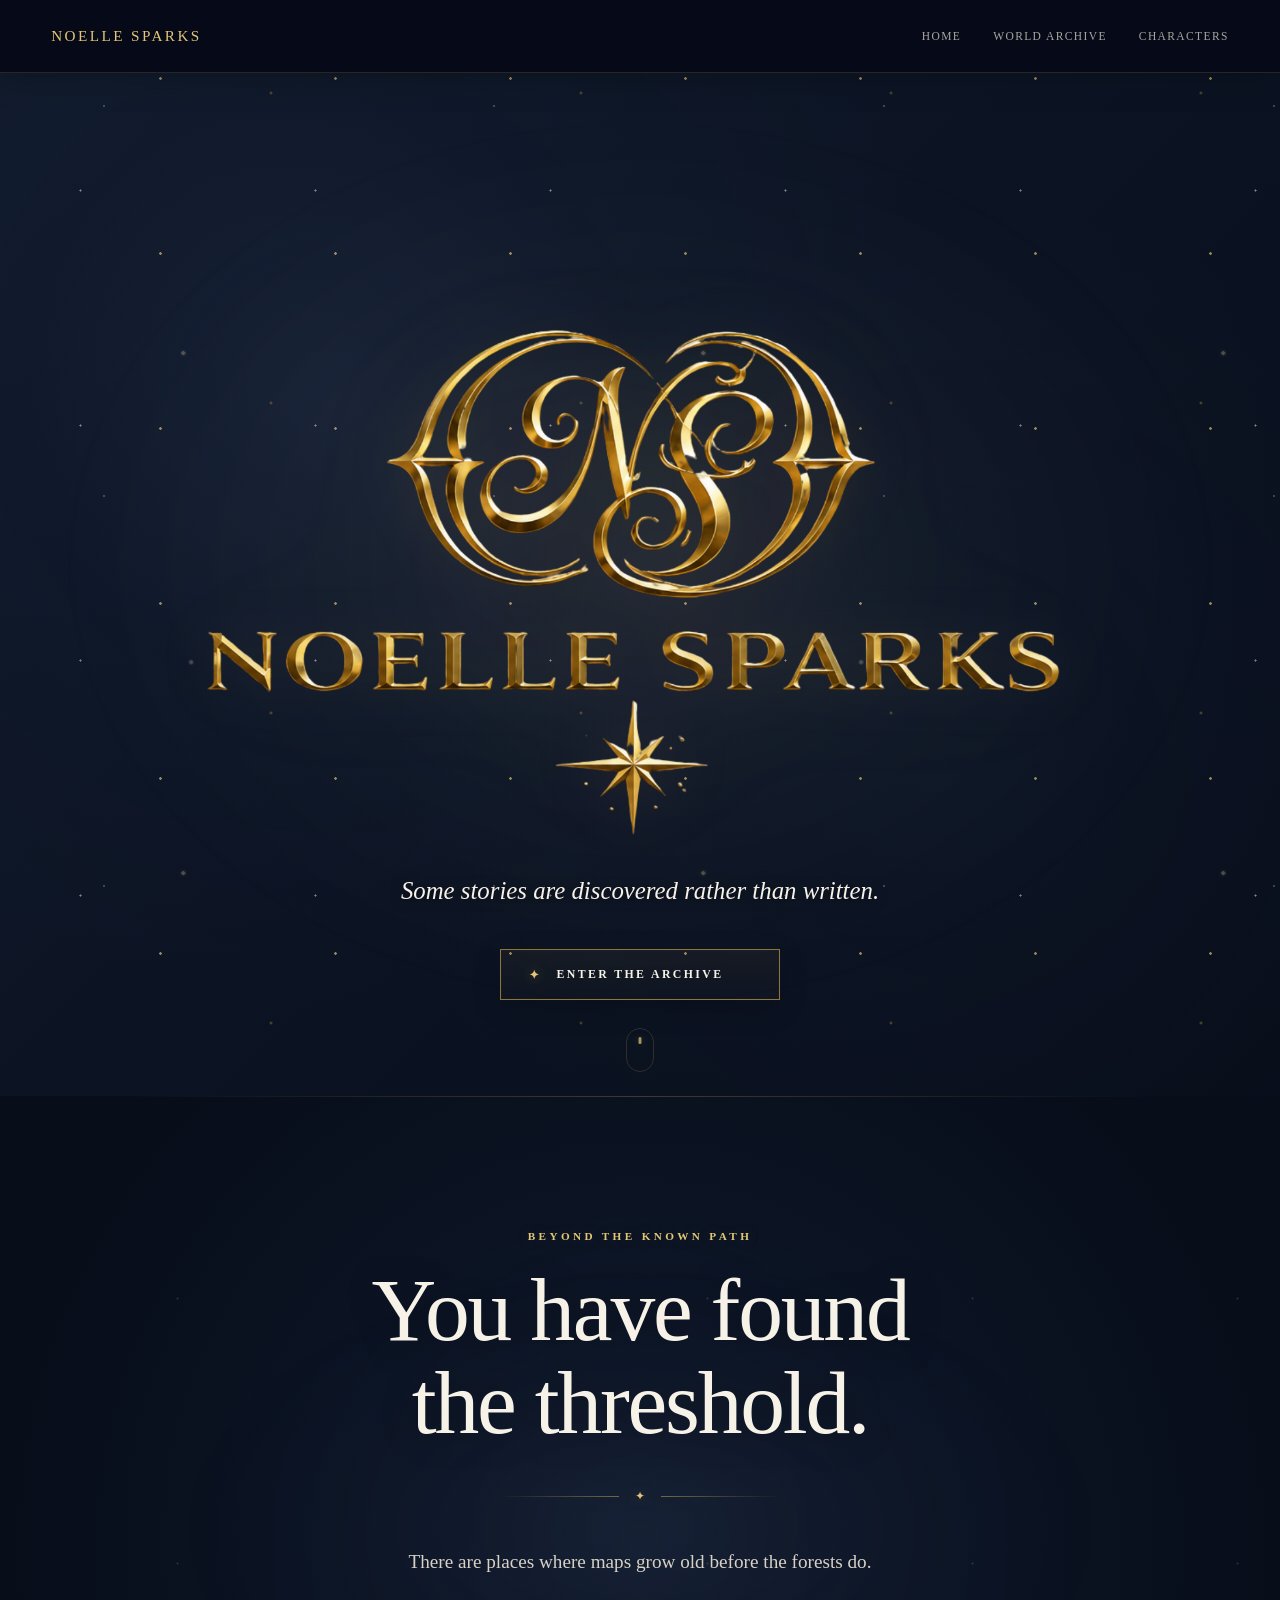
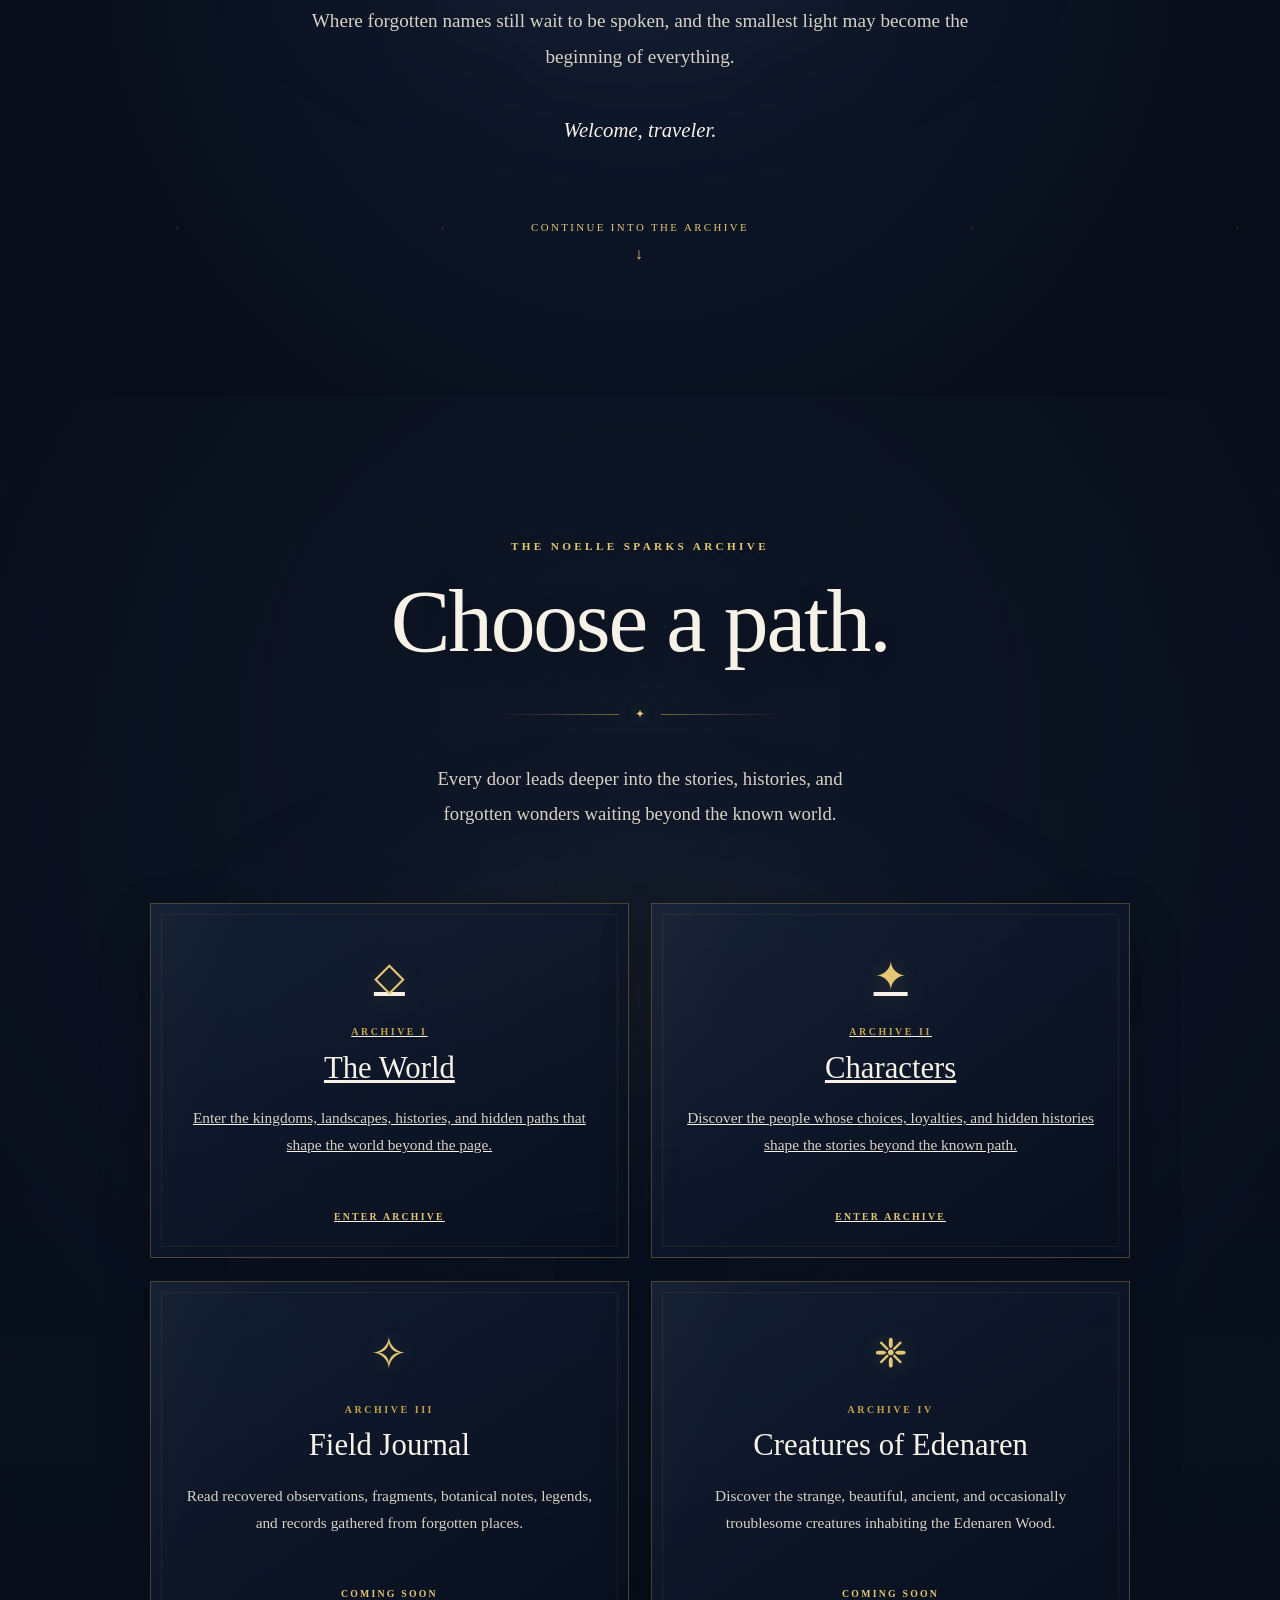
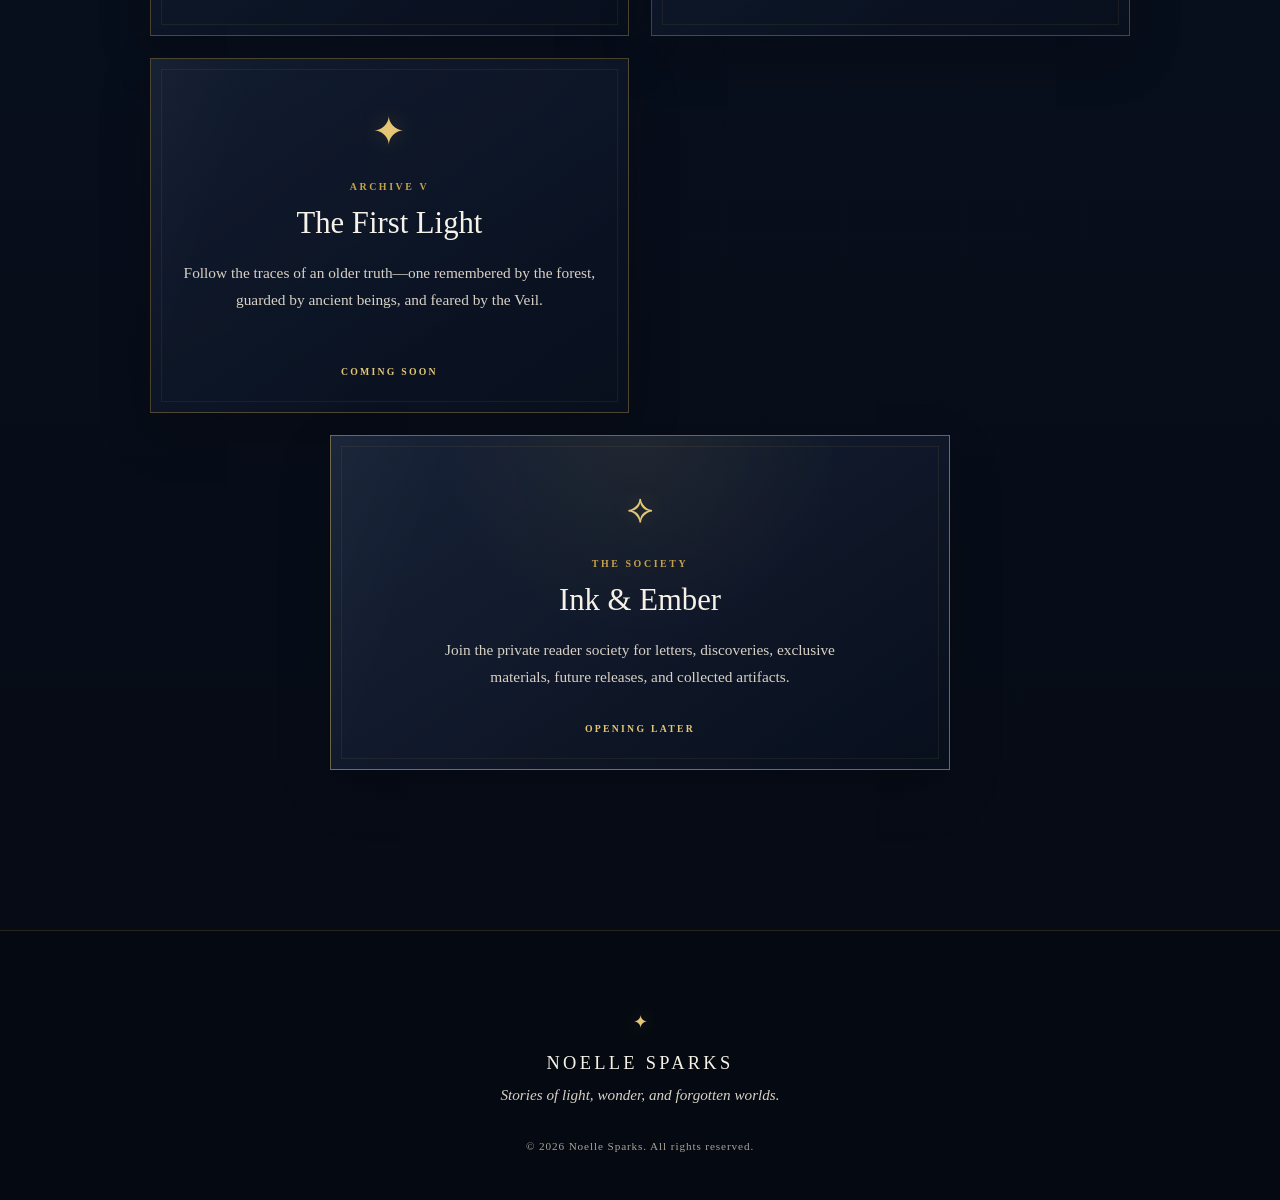
<file: index.html>
<!DOCTYPE html>
<html lang="en">
<head>
  <meta charset="UTF-8">

  <meta
    name="viewport"
    content="width=device-width, initial-scale=1.0"
  >

  <meta
    name="description"
    content="The official website of fantasy author Noelle Sparks. Discover stories of light, wonder, forgotten kingdoms, and the worlds beyond the known path."
  >

  <title>Noelle Sparks | Fantasy Author</title>

  <link rel="stylesheet" href="css/styles.css">
</head>

<body>
<header class="site-header">

  <div class="site-header-inner">

    <a href="index.html" class="site-brand">
      Noelle Sparks
    </a>

    <nav class="site-nav" aria-label="Primary navigation">

      <a href="index.html">
        Home
      </a>

      <a href="world.html">
        World Archive
      </a>

      <a href="characters.html">
  Characters
</a>

    </nav>

  </div>

</header>
  <main>

    <!-- ==================================================
         HERO
         ================================================== -->

    <section class="hero" id="home">

      <div class="star-field" aria-hidden="true"></div>

      <div class="hero-content">

        <div class="hero-logo-wrap">
          <img
            src="assets/images/Noelle%20Sparks%20Logo%20-%20Vibrant.png"
            alt="Noelle Sparks"
            class="hero-logo"
          >
        </div>

        <p class="tagline">
          Some stories are discovered rather than written.
        </p>

        <a href="#discover" class="archive-button">
          <span class="button-star" aria-hidden="true">✦</span>
          <span class="button-label">Enter the Archive</span>
        </a>

      </div>

      <a
        href="#discover"
        class="scroll-indicator"
        aria-label="Continue to the next section"
      >
        <span></span>
      </a>

    </section>


    <!-- ==================================================
         THRESHOLD
         ================================================== -->

    <section class="discover-section" id="discover">

      <div class="discover-glow" aria-hidden="true"></div>

      <div class="discover-content">

        <p class="section-kicker">
          Beyond the Known Path
        </p>

        <h1 class="section-title threshold-title">
          You have found<br>
          the threshold.
        </h1>

        <div class="ornamental-divider" aria-hidden="true">
          <span></span>
          <span class="divider-star">✦</span>
          <span></span>
        </div>

        <div class="welcome-copy">

          <p>
            There are places where maps grow old before the forests do.
          </p>

          <p>
            Where forgotten names still wait to be spoken, and the
            smallest light may become the beginning of everything.
          </p>

          <p class="welcome-closing">
            Welcome, traveler.
          </p>

        </div>

        <a href="#archive" class="text-link">
          <span>Continue into the archive</span>
          <span class="text-link-arrow" aria-hidden="true">↓</span>
        </a>

      </div>

    </section>


    <!-- ==================================================
         ARCHIVE GATEWAY
         ================================================== -->

    <section class="archive-section" id="archive">

      <div class="archive-atmosphere" aria-hidden="true"></div>

      <div class="section-shell">

        <header class="section-heading">

          <p class="section-kicker">
            The Noelle Sparks Archive
          </p>

          <h2 class="section-title">
            Choose a path.
          </h2>

          <div class="ornamental-divider" aria-hidden="true">
            <span></span>
            <span class="divider-star">✦</span>
            <span></span>
          </div>

          <p class="section-introduction">
            Every door leads deeper into the stories, histories, and
            forgotten wonders waiting beyond the known world.
          </p>

        </header>


        <div class="archive-grid">

          <!-- THE WORLD -->

          <a href="world.html" class="archive-card">

  <div class="card-symbol" aria-hidden="true">
    ◇
  </div>

  <p class="card-number">
    Archive I
  </p>

  <h3>
    The World
  </h3>

  <p>
    Enter the kingdoms, landscapes, histories, and hidden paths that shape the world beyond the page.
  </p>

  <span class="coming-soon">
    Enter Archive
  </span>

</a>
<!-- CHARACTERS -->

<a href="characters.html" class="archive-card">

  <div class="card-symbol" aria-hidden="true">
    ✦
  </div>

  <p class="card-number">
    Archive II
  </p>

  <h3>
    Characters
  </h3>

  <p>
    Discover the people whose choices, loyalties, and hidden histories
    shape the stories beyond the known path.
  </p>

  <span class="coming-soon">
    Enter Archive
  </span>

</a>

          <!-- FIELD JOURNAL -->

          <article class="archive-card">

            <div class="card-symbol card-symbol-book" aria-hidden="true">
              ✧
            </div>

            <p class="card-number">
              Archive III
            </p>

            <h3>
              Field Journal
            </h3>

            <p>
              Read recovered observations, fragments, botanical notes,
              legends, and records gathered from forgotten places.
            </p>

            <span class="coming-soon">
              Coming Soon
            </span>

          </article>


          <!-- CREATURES -->

          <article class="archive-card">

            <div class="card-symbol" aria-hidden="true">
              ❈
            </div>

            <p class="card-number">
              Archive IV
            </p>

            <h3>
              Creatures of Edenaren
            </h3>

            <p>
              Discover the strange, beautiful, ancient, and occasionally
              troublesome creatures inhabiting the Edenaren Wood.
            </p>

            <span class="coming-soon">
              Coming Soon
            </span>

          </article>


          <!-- FIRST LIGHT -->

          <article class="archive-card">

            <div class="card-symbol" aria-hidden="true">
              ✦
            </div>

            <p class="card-number">
              Archive V
            </p>

            <h3>
              The First Light
            </h3>

            <p>
              Follow the traces of an older truth—one remembered by the
              forest, guarded by ancient beings, and feared by the Veil.
            </p>

            <span class="coming-soon">
              Coming Soon
            </span>

          </article>


          <!-- INK & EMBER -->

          <article class="archive-card archive-card-featured">

            <div class="card-symbol" aria-hidden="true">
              ⟡
            </div>

            <p class="card-number">
              The Society
            </p>

            <h3>
              Ink &amp; Ember
            </h3>

            <p>
              Join the private reader society for letters, discoveries,
              exclusive materials, future releases, and collected artifacts.
            </p>

            <span class="coming-soon">
              Opening Later
            </span>

          </article>

        </div>

      </div>

    </section>

  </main>


  <!-- ====================================================
       FOOTER
       ==================================================== -->

  <footer class="site-footer">

    <a href="#home" class="footer-mark" aria-label="Return to the top">
      ✦
    </a>

    <p class="footer-name">
      Noelle Sparks
    </p>

    <p class="footer-line">
      Stories of light, wonder, and forgotten worlds.
    </p>

    <p class="copyright">
      &copy; 2026 Noelle Sparks. All rights reserved.
    </p>

  </footer>

</body>
</html>
</file>
<file: css/styles.css>
/* =========================================================
   NOELLE SPARKS
   Elegant Wonder — Website Design System
   ========================================================= */


/* ---------------------------------------------------------
   DESIGN TOKENS
   --------------------------------------------------------- */

:root {
  --midnight: #070d19;
  --deep-night: #0c1424;
  --night-blue: #111b2d;
  --soft-night: #162239;

  --gold: #c7a24b;
  --gold-light: #e4c674;
  --gold-pale: #f0dc9a;
  --gold-dark: #816321;

  --ivory: #f7f2e8;
  --mist: #d8d1c5;
  --muted-text: #aaa396;

  --border-gold: rgba(199, 162, 75, 0.34);
  --border-gold-bright: rgba(228, 198, 116, 0.68);

  --shadow-dark: rgba(0, 0, 0, 0.34);
  --shadow-gold: rgba(199, 162, 75, 0.12);

  --serif:
    Georgia,
    "Times New Roman",
    Times,
    serif;

  --content-width: 1180px;
  --reading-width: 720px;

  --transition-fast: 220ms ease;
  --transition: 320ms ease;
  --transition-slow: 600ms ease;
}


/* ---------------------------------------------------------
   RESET
   --------------------------------------------------------- */

*,
*::before,
*::after {
  box-sizing: border-box;
}

html {
  scroll-behavior: smooth;
}

body {
  margin: 0;
  min-width: 320px;

  color: var(--ivory);
  background: var(--midnight);

  font-family: var(--serif);

  overflow-x: hidden;
}

img {
  display: block;
  max-width: 100%;
}

a {
  color: inherit;
}

button,
input,
textarea,
select {
  font: inherit;
}


/* ---------------------------------------------------------
   REUSABLE DESIGN SYSTEM
   --------------------------------------------------------- */

.section-shell {
  position: relative;
  z-index: 2;

  width: min(100%, var(--content-width));

  margin-inline: auto;
}

.section-heading {
  width: min(100%, 780px);

  margin: 0 auto 4.5rem;

  text-align: center;
}

.section-kicker {
  margin: 0 0 1.4rem;

  color: var(--gold-light);

  font-size: 0.7rem;
  font-weight: 600;
  letter-spacing: 0.3em;

  text-transform: uppercase;

  text-shadow:
    0 0 18px rgba(199, 162, 75, 0.18);
}

.section-title {
  margin: 0;

  color: var(--ivory);

  font-size: clamp(3rem, 7vw, 6rem);
  font-weight: 400;
  line-height: 1.03;
  letter-spacing: -0.025em;

  text-wrap: balance;

  text-shadow:
    0 5px 35px rgba(0, 0, 0, 0.32);
}

.section-introduction {
  width: min(100%, 680px);

  margin: 0 auto;

  color: var(--mist);

  font-size: clamp(1rem, 1.6vw, 1.17rem);
  line-height: 1.85;

  text-wrap: balance;
}


/* Ornamental divider */

.ornamental-divider {
  width: min(280px, 70vw);

  display: flex;
  align-items: center;
  justify-content: center;
  gap: 1rem;

  margin: 2.5rem auto;
}

.ornamental-divider > span:not(.divider-star) {
  flex: 1;
  height: 1px;

  background:
    linear-gradient(
      90deg,
      transparent,
      rgba(199, 162, 75, 0.55)
    );
}

.ornamental-divider > span:last-child {
  transform: scaleX(-1);
}

.divider-star {
  color: var(--gold-light);

  font-size: 0.75rem;

  text-shadow:
    0 0 14px rgba(228, 198, 116, 0.34);
}


/* ---------------------------------------------------------
   HERO
   --------------------------------------------------------- */

.hero {
  position: relative;

  min-height: 100vh;
  min-height: 100svh;

  display: flex;
  align-items: center;
  justify-content: center;

  padding: 4rem 1.5rem 6rem;

  overflow: hidden;

  background:
    radial-gradient(
      circle at 26% 32%,
      rgba(76, 93, 130, 0.14) 0%,
      rgba(25, 38, 64, 0.07) 26%,
      transparent 52%
    ),
    radial-gradient(
      circle at 75% 68%,
      rgba(49, 67, 101, 0.09) 0%,
      transparent 48%
    ),
    linear-gradient(
      135deg,
      var(--night-blue) 0%,
      var(--deep-night) 46%,
      var(--midnight) 100%
    );
}


/* ---------------------------------------------------------
   ANIMATED STAR FIELD
   --------------------------------------------------------- */

.star-field,
.star-field::before,
.star-field::after {
  position: absolute;
  inset: -8%;

  content: "";

  pointer-events: none;
}

.star-field {
  opacity: 0.72;

  background-image:
    radial-gradient(
      circle,
      rgba(228, 198, 116, 0.9) 0 1px,
      transparent 1.6px
    ),
    radial-gradient(
      circle,
      rgba(247, 242, 232, 0.72) 0 0.8px,
      transparent 1.3px
    );

  background-position:
    0 0,
    65px 82px;

  background-size:
    175px 175px,
    235px 235px;

  animation:
    stars-drift-primary 34s linear infinite,
    stars-breathe 5s ease-in-out infinite alternate;

  will-change:
    background-position,
    opacity;
}

.star-field::before {
  opacity: 0.52;

  background-image:
    radial-gradient(
      circle,
      rgba(199, 162, 75, 0.88) 0 1.15px,
      transparent 1.8px
    ),
    radial-gradient(
      circle,
      rgba(235, 224, 194, 0.68) 0 0.7px,
      transparent 1.25px
    );

  background-position:
    27px 42px,
    130px 15px;

  background-size:
    310px 310px,
    390px 390px;

  animation:
    stars-drift-secondary 48s linear infinite,
    stars-twinkle 3.8s ease-in-out infinite alternate;

  will-change:
    background-position,
    opacity;
}

.star-field::after {
  opacity: 0.4;

  background-image:
    radial-gradient(
      circle,
      rgba(255, 239, 186, 0.95) 0 1.8px,
      rgba(228, 198, 116, 0.22) 2px,
      transparent 5px
    ),
    radial-gradient(
      circle,
      rgba(247, 242, 232, 0.82) 0 1.25px,
      transparent 3px
    );

  background-position:
    12% 23%,
    71% 61%;

  background-size:
    520px 520px,
    670px 670px;

  animation:
    bright-stars-drift 62s linear infinite,
    bright-stars-twinkle 4.6s ease-in-out infinite alternate;

  will-change:
    background-position,
    opacity;
}


/* ---------------------------------------------------------
   HERO CONTENT
   --------------------------------------------------------- */

.hero-content {
  position: relative;
  z-index: 2;

  width: min(100%, 900px);

  display: flex;
  flex-direction: column;
  align-items: center;
  justify-content: center;

  text-align: center;

  margin: 0 auto;
  padding-top: 14vh;
}


/* Logo */

.hero-logo-wrap {
  position: relative;

  width: min(90vw, 900px);

  margin: 0 auto .5rem;

  isolation: isolate;
}

.hero-logo-wrap::before {
  position: absolute;
  z-index: -1;

  content: "";

  top: 50%;
  left: 50%;

  width: 130%;

  aspect-ratio: 1.3 / 1;

  transform: translate(-50%, -50%);

  border-radius: 50%;

  background:
    radial-gradient(
      ellipse at center,
      rgba(255, 245, 220, 0.075) 0%,
      rgba(255, 245, 220, 0.025) 38%,
      transparent 72%
    );

  filter: blur(8px);
}

.hero-logo {
  width: 100%;
  height: auto;

  object-fit: contain;

  filter:
    drop-shadow(
      0 0 28px rgba(199, 162, 75, 0.11)
    )
    drop-shadow(
      0 0 70px rgba(220, 185, 80, 0.045)
    );

  animation:
    logo-arrival 1.4s ease both;
}


/* Tagline */

.tagline {
  max-width: 650px;

  margin: 0 auto 2.3rem;

  color: var(--ivory);

  font-size: clamp(1.15rem, 2vw, 1.55rem);
  font-style: italic;
  line-height: 1.65;

  text-wrap: balance;

  text-shadow:
    0 1px 12px rgba(0, 0, 0, 0.65);

  animation:
    content-arrival
    1.2s
    0.35s
    ease
    both;
}

/* Primary button */

.archive-button {
  position: relative;

  min-width: 252px;

  display: grid;

  grid-template-columns:
    18px
    auto
    18px;

  align-items: center;
  justify-content: center;

  column-gap: 0.75rem;

  padding:
    1.05rem
    1.6rem;

  border:
    1px solid
    rgba(199, 162, 75, 0.68);

  color: var(--ivory);

  background:
    linear-gradient(
      180deg,
      rgba(199, 162, 75, 0.055),
      rgba(199, 162, 75, 0.018)
    );

  text-decoration: none;
  text-transform: uppercase;

  font-size: 0.74rem;
  font-weight: 600;
  letter-spacing: 0.2em;

  box-shadow:
    inset 0 0 0 1px rgba(255, 255, 255, 0.012),
    0 8px 28px rgba(0, 0, 0, 0.18);

  transition:
    color var(--transition),
    border-color var(--transition),
    background var(--transition),
    box-shadow var(--transition),
    transform var(--transition);

  animation:
    content-arrival
    1.2s
    0.55s
    ease
    both;
}

.archive-button::after {
  content: "✦";

  width: 18px;

  visibility: hidden;
}

.button-star {
  width: 18px;

  color: var(--gold-light);

  font-size: 0.78rem;
  text-align: center;

  text-shadow:
    0 0 12px rgba(228, 198, 116, 0.4);

  transition:
    transform var(--transition);
}

.button-label {
  text-align: center;
}

.archive-button:hover,
.archive-button:focus-visible {
  color: #fffaf0;

  border-color: var(--gold-light);

  background:
    linear-gradient(
      180deg,
      rgba(199, 162, 75, 0.13),
      rgba(199, 162, 75, 0.055)
    );

  box-shadow:
    0 0 30px rgba(199, 162, 75, 0.1),
    0 12px 35px rgba(0, 0, 0, 0.28);

  transform: translateY(-2px);
}

.archive-button:hover .button-star,
.archive-button:focus-visible .button-star {
  transform:
    rotate(45deg)
    scale(1.08);
}


/* Scroll indicator */

.scroll-indicator {
  position: absolute;
  z-index: 3;

  left: 50%;
  bottom: 1.5rem;

  width: 28px;
  height: 44px;

  transform: translateX(-50%);

  border:
    1px solid
    rgba(199, 162, 75, 0.28);

  border-radius: 20px;

  opacity: 0.72;
}

.scroll-indicator span {
  position: absolute;

  top: 8px;
  left: 50%;

  width: 3px;
  height: 7px;

  transform: translateX(-50%);

  border-radius: 10px;

  background: var(--gold-light);

  box-shadow:
    0 0 10px rgba(228, 198, 116, 0.36);

  animation:
    scroll-prompt
    2s
    ease-in-out
    infinite;
}


/* ---------------------------------------------------------
   THRESHOLD SECTION
   --------------------------------------------------------- */

.discover-section {
  position: relative;

  min-height: 100vh;
  min-height: 100svh;

  display: flex;
  align-items: center;
  justify-content: center;

  padding: 8rem 1.5rem;

  overflow: hidden;

  background:
    radial-gradient(
      circle at center,
      rgba(28, 42, 67, 0.46) 0%,
      rgba(12, 20, 36, 0.96) 45%,
      var(--midnight) 82%
    );
}

.discover-section::before {
  position: absolute;
  inset: 0;

  content: "";

  opacity: 0.3;

  pointer-events: none;

  background-image:
    radial-gradient(
      circle,
      rgba(228, 198, 116, 0.62) 0 0.8px,
      transparent 1.2px
    );

  background-position:
    45px 70px;

  background-size:
    265px 265px;
}

.discover-section::after {
  position: absolute;

  top: 0;
  left: 50%;

  width: min(82%, 1100px);
  height: 1px;

  content: "";

  transform: translateX(-50%);

  background:
    linear-gradient(
      90deg,
      transparent,
      rgba(199, 162, 75, 0.28),
      transparent
    );
}

.discover-glow {
  position: absolute;

  top: 48%;
  left: 50%;

  width: min(90vw, 900px);

  aspect-ratio: 1.8 / 1;

  transform: translate(-50%, -50%);

  border-radius: 50%;

  background:
    radial-gradient(
      ellipse at center,
      rgba(81, 99, 135, 0.1) 0%,
      rgba(45, 60, 91, 0.045) 42%,
      transparent 72%
    );

  filter: blur(14px);

  pointer-events: none;
}

.discover-content {
  position: relative;
  z-index: 2;

  width: min(100%, 820px);

  text-align: center;
}

.threshold-title {
  font-size: clamp(3rem, 7vw, 6rem);
}


/* Welcome text */

.welcome-copy {
  max-width: 690px;

  margin: 0 auto;

  color: var(--mist);

  font-size: clamp(1rem, 1.7vw, 1.2rem);
  line-height: 1.9;
}

.welcome-copy p {
  margin: 0 0 1.4rem;
}

.welcome-closing {
  margin-top: 2.2rem !important;

  color: var(--ivory);

  font-size: 1.08em;
  font-style: italic;
}


/* Continue link */

.text-link {
  display: inline-flex;
  flex-direction: column;
  align-items: center;
  gap: 0.75rem;

  margin-top: 3rem;

  color: var(--gold-light);

  text-decoration: none;
  text-transform: uppercase;

  font-size: 0.68rem;
  letter-spacing: 0.22em;

  transition:
    color var(--transition),
    transform var(--transition);
}

.text-link-arrow {
  font-size: 1rem;

  animation:
    arrow-float
    2.4s
    ease-in-out
    infinite;
}

.text-link:hover,
.text-link:focus-visible {
  color: var(--gold-pale);

  transform: translateY(2px);
}


/* ---------------------------------------------------------
   ARCHIVE SECTION
   --------------------------------------------------------- */

.archive-section {
  position: relative;

  padding:
    9rem
    1.5rem
    10rem;

  overflow: hidden;

  background:
    radial-gradient(
      circle at 50% 15%,
      rgba(44, 59, 89, 0.22),
      transparent 42%
    ),
    linear-gradient(
      180deg,
      var(--midnight) 0%,
      #080f1d 48%,
      #060b15 100%
    );
}

.archive-section::before {
  position: absolute;
  inset: 0;

  content: "";

  pointer-events: none;

  opacity: 0.18;

  background-image:
    linear-gradient(
      rgba(199, 162, 75, 0.08) 1px,
      transparent 1px
    ),
    linear-gradient(
      90deg,
      rgba(199, 162, 75, 0.08) 1px,
      transparent 1px
    );

  background-size:
    120px
    120px;

  mask-image:
    radial-gradient(
      circle at center,
      black,
      transparent 80%
    );
}

.archive-atmosphere {
  position: absolute;

  top: 16%;
  left: 50%;

  width: min(1000px, 92vw);

  aspect-ratio: 2 / 1;

  transform: translateX(-50%);

  border-radius: 50%;

  background:
    radial-gradient(
      ellipse at center,
      rgba(199, 162, 75, 0.055),
      rgba(61, 75, 107, 0.035) 45%,
      transparent 72%
    );

  filter: blur(18px);

  pointer-events: none;
}


/* Archive cards */

.archive-grid {
  width: min(100%, 980px);

  display: grid;

  grid-template-columns:
    repeat(2, minmax(0, 1fr));

  gap:
    1.4rem
    1.4rem;

  margin-inline: auto;
}

.archive-card {
  position: relative;

  min-height: 355px;

  display: flex;
  flex-direction: column;
  align-items: center;

  padding:
    2.6rem
    2rem
    2.2rem;

  overflow: hidden;

  border:
    1px solid
    var(--border-gold);

  background:
    linear-gradient(
      145deg,
      rgba(22, 34, 57, 0.7),
      rgba(8, 15, 29, 0.88)
    );

  text-align: center;

  box-shadow:
    0 20px 50px rgba(0, 0, 0, 0.2);

  transition:
    border-color var(--transition),
    background var(--transition),
    box-shadow var(--transition),
    transform var(--transition);
}

.archive-card::before {
  position: absolute;
  inset: 10px;

  content: "";

  border:
    1px solid
    rgba(199, 162, 75, 0.09);

  pointer-events: none;

  transition:
    border-color var(--transition);
}

.archive-card::after {
  position: absolute;

  top: -40%;
  left: -70%;

  width: 80%;
  height: 180%;

  content: "";

  transform: rotate(18deg);

  background:
    linear-gradient(
      90deg,
      transparent,
      rgba(255, 245, 220, 0.045),
      transparent
    );

  transition:
    left 900ms ease;
}

.archive-card:hover {
  border-color:
    var(--border-gold-bright);

  background:
    linear-gradient(
      145deg,
      rgba(28, 43, 70, 0.82),
      rgba(8, 15, 29, 0.94)
    );

  box-shadow:
    0 24px 65px rgba(0, 0, 0, 0.32),
    0 0 40px rgba(199, 162, 75, 0.055);

  transform: translateY(-7px);
}

.archive-card:hover::before {
  border-color:
    rgba(228, 198, 116, 0.2);
}

.archive-card:hover::after {
  left: 130%;
}

.archive-card-featured {
  grid-column:
    1 / -1;

  width: min(100%, 620px);

  justify-self: center;

  min-height: 330px;

  padding-inline:
    clamp(2rem, 8vw, 6rem);

  border-color:
    rgba(228, 198, 116, 0.46);

  background:
    radial-gradient(
      circle at top,
      rgba(199, 162, 75, 0.075),
      transparent 44%
    ),
    linear-gradient(
      145deg,
      rgba(27, 39, 62, 0.82),
      rgba(8, 15, 29, 0.94)
    );
}

.card-symbol {
  height: 62px;

  display: grid;
  place-items: center;

  margin-bottom: 1.15rem;

  color: var(--gold-light);

  font-size: 2.5rem;
  line-height: 1;

  text-shadow:
    0 0 22px rgba(228, 198, 116, 0.22);

  transition:
    transform var(--transition-slow),
    text-shadow var(--transition);
}

.archive-card:hover .card-symbol {
  transform:
    translateY(-2px)
    rotate(8deg)
    scale(1.07);

  text-shadow:
    0 0 30px rgba(228, 198, 116, 0.36);
}

.card-symbol-book {
  font-size: 2.8rem;
}

.card-number {
  margin:
    0
    0
    0.85rem;

  color: var(--gold);

  font-size: 0.62rem;
  font-weight: 600;
  letter-spacing: 0.26em;

  text-transform: uppercase;
}

.archive-card h3 {
  margin:
    0
    0
    1.2rem;

  color: var(--ivory);

  font-size: clamp(1.6rem, 2.4vw, 2.15rem);
  font-weight: 400;
  line-height: 1.15;
}

.archive-card p:not(.card-number) {
  margin:
    0
    auto
    2rem;

  color: var(--mist);

  font-size: 0.96rem;
  line-height: 1.75;
}

.coming-soon {
  margin-top: auto;

  color: var(--gold-light);

  font-size: 0.61rem;
  font-weight: 600;
  letter-spacing: 0.23em;

  text-transform: uppercase;
}


/* ---------------------------------------------------------
   FOOTER
   --------------------------------------------------------- */

.site-footer {
  position: relative;

  padding:
    5rem
    1.5rem
    3rem;

  border-top:
    1px solid
    rgba(199, 162, 75, 0.18);

  background:
    #050a12;

  text-align: center;
}

.footer-mark {
  display: inline-block;

  margin-bottom: 1.2rem;

  color: var(--gold-light);

  font-size: 1.15rem;

  text-decoration: none;

  text-shadow:
    0 0 18px rgba(228, 198, 116, 0.3);

  transition:
    transform var(--transition),
    color var(--transition);
}

.footer-mark:hover,
.footer-mark:focus-visible {
  color: var(--gold-pale);

  transform:
    rotate(45deg)
    scale(1.1);
}

.footer-name {
  margin:
    0
    0
    0.75rem;

  color: var(--ivory);

  font-size: 1.15rem;
  letter-spacing: 0.18em;

  text-transform: uppercase;
}

.footer-line {
  margin:
    0
    0
    2.3rem;

  color: var(--mist);

  font-size: 0.95rem;
  font-style: italic;
}

.copyright {
  margin: 0;

  color: var(--muted-text);

  font-size: 0.7rem;
  letter-spacing: 0.08em;
}


/* ---------------------------------------------------------
   ANIMATIONS
   --------------------------------------------------------- */

@keyframes logo-arrival {
  from {
    opacity: 0;

    transform:
      translateY(12px)
      scale(0.985);

    filter:
      blur(3px)
      drop-shadow(
        0 0 0 rgba(199, 162, 75, 0)
      );
  }

  to {
    opacity: 1;

    transform:
      translateY(0)
      scale(1);
  }
}

@keyframes content-arrival {
  from {
    opacity: 0;

    transform:
      translateY(12px);
  }

  to {
    opacity: 1;

    transform:
      translateY(0);
  }
}

@keyframes stars-drift-primary {
  from {
    background-position:
      0 0,
      65px 82px;
  }

  to {
    background-position:
      42px -95px,
      18px -72px;
  }
}

@keyframes stars-drift-secondary {
  from {
    background-position:
      27px 42px,
      130px 15px;
  }

  to {
    background-position:
      -54px -120px,
      185px -92px;
  }
}

@keyframes bright-stars-drift {
  from {
    background-position:
      12% 23%,
      71% 61%;
  }

  to {
    background-position:
      18% 5%,
      65% 42%;
  }
}

@keyframes stars-breathe {
  from {
    opacity: 0.5;
  }

  to {
    opacity: 0.78;
  }
}

@keyframes stars-twinkle {
  0% {
    opacity: 0.22;
  }

  45% {
    opacity: 0.6;
  }

  100% {
    opacity: 0.34;
  }
}

@keyframes bright-stars-twinkle {
  0% {
    opacity: 0.18;

    filter:
      brightness(0.85);
  }

  50% {
    opacity: 0.52;

    filter:
      brightness(1.3);
  }

  100% {
    opacity: 0.27;

    filter:
      brightness(1);
  }
}

@keyframes scroll-prompt {
  0% {
    opacity: 0;

    transform:
      translate(-50%, 0);
  }

  35% {
    opacity: 1;
  }

  100% {
    opacity: 0;

    transform:
      translate(-50%, 18px);
  }
}

@keyframes arrow-float {
  0%,
  100% {
    transform:
      translateY(0);
  }

  50% {
    transform:
      translateY(6px);
  }
}


/* ---------------------------------------------------------
   TABLETS
   --------------------------------------------------------- */

@media (max-width: 900px) {

  .hero {
    padding-top: 3rem;
  }

  .hero-logo-wrap {
  width: min(76vw, 500px);

  margin-bottom: 2.75rem;
}

  .discover-section {
    padding:
      7rem
      1.5rem;
  }

  .archive-section {
    padding:
      7.5rem
      1.25rem
      8rem;
  }

  .archive-grid {
    width: min(100%, 760px);
  }

}


/* ---------------------------------------------------------
   PHONES
   --------------------------------------------------------- */

@media (max-width: 600px) {

  .hero {
    padding:
      3rem
      1.15rem
      5.5rem;
  }

.hero-logo-wrap {
  width: min(92vw, 450px);

  margin-bottom: 2.4rem;
}

  .tagline {
    margin-bottom: 2.25rem;

    font-size: 1.08rem;
    line-height: 1.6;
  }

  .archive-button {
    min-width: 228px;

    padding:
      1rem
      1.25rem;

    font-size: 0.68rem;
    letter-spacing: 0.17em;
  }

  .scroll-indicator {
    bottom: 1rem;
  }

  .discover-section {
    padding:
      6.5rem
      1.25rem;
  }

  .section-kicker {
    font-size: 0.62rem;
    letter-spacing: 0.24em;
  }

  .section-title,
  .threshold-title {
    font-size:
      clamp(
        2.8rem,
        14vw,
        4.3rem
      );

    line-height: 1.06;
  }

  .welcome-copy {
    font-size: 1rem;
    line-height: 1.82;
  }

  .archive-section {
    padding:
      6.5rem
      1rem
      7rem;
  }

  .section-heading {
    margin-bottom: 3.4rem;
  }

  .archive-grid {
    width: 100%;

    grid-template-columns: 1fr;

    gap: 1rem;
  }

  .archive-card,
  .archive-card-featured {
    grid-column: auto;

    width: 100%;

    min-height: 330px;

    padding:
      2.4rem
      1.6rem
      2rem;
  }

  .archive-card h3 {
    font-size: 1.75rem;
  }

  .site-footer {
    padding-top: 4rem;
  }

}


/* ---------------------------------------------------------
   ACCESSIBILITY
   --------------------------------------------------------- */

.archive-button:focus-visible,
.scroll-indicator:focus-visible,
.text-link:focus-visible,
.footer-mark:focus-visible {
  outline:
    2px solid
    var(--gold-light);

  outline-offset: 5px;
}

@media (prefers-reduced-motion: reduce) {

  html {
    scroll-behavior: auto;
  }

  *,
  *::before,
  *::after {
    animation-duration: 0.01ms !important;
    animation-iteration-count: 1 !important;
    transition-duration: 0.01ms !important;
  }

}
/* ==========================================================
   WORLD ARCHIVE
   ========================================================== */

.map-section{

    width:min(1400px,94vw);

    margin:0 auto;

    padding:4rem 0 5rem;

}

.world-map{

    width:100%;

    display:block;

    border:1px solid rgba(199,162,75,.22);

    box-shadow:
        0 25px 70px rgba(0,0,0,.45);

    border-radius:8px;

}

.archive-entry{

    width:min(850px,90vw);

    margin:0 auto 7rem;

    color:var(--mist);

    line-height:1.9;

}

.archive-entry h2{

    color:var(--gold-light);

    font-size:2.5rem;

    margin-bottom:1rem;

}

.archive-entry p{

    font-size:1.05rem;

}
/* Compact introductory section for the World Archive */

.discover-section.archive-hero {
    min-height: auto;
    height: auto;
    padding: 7rem 1.5rem 4rem;
}

.archive-hero .discover-content {
    position: relative;
    z-index: 1;
}

.archive-hero + .map-section {
    padding-top: 2rem;
}

@media (max-width: 700px) {
    .discover-section.archive-hero {
        padding: 5rem 1.25rem 3rem;
    }

    .archive-hero + .map-section {
        padding-top: 1rem;
    }
}
/* ==========================================================
   ARCHIVE RECORDS
   ========================================================== */

.archive-entry {
    width: min(850px, 90vw);
    margin: 0 auto 6rem;
    padding: 3.5rem 4rem;

    border: 1px solid rgba(199, 162, 75, 0.24);
    background:
        linear-gradient(
            145deg,
            rgba(255, 255, 255, 0.025),
            rgba(255, 255, 255, 0.008)
        );

    box-shadow:
        0 24px 60px rgba(0, 0, 0, 0.28),
        inset 0 0 40px rgba(199, 162, 75, 0.025);

    color: var(--mist);
}

.archive-label {
    margin: 0 0 1rem;

    color: var(--gold);
    font-size: 0.72rem;
    letter-spacing: 0.22em;
    text-transform: uppercase;
}

.archive-entry h2 {
    margin: 0;

    color: var(--gold-light);
    font-size: clamp(2rem, 4vw, 3rem);
    font-weight: 400;
}

.archive-rule {
    width: 75px;
    height: 1px;
    margin: 1.5rem 0 2rem;

    background: linear-gradient(
        90deg,
        var(--gold),
        transparent
    );
}

.archive-entry p {
    font-size: 1.05rem;
    line-height: 1.9;
}

.archive-note {
    margin-top: 2rem;

    color: rgba(231, 226, 211, 0.6);
    font-size: 0.88rem !important;
    font-style: italic;
}

@media (max-width: 700px) {
    .archive-entry {
        padding: 2.5rem 1.75rem;
        margin-bottom: 4rem;
    }
}
/* ==========================================================
   INTERACTIVE ARCHIVE MAP
   ========================================================== */

html {
    scroll-behavior: smooth;
}

.map-frame {
    position: relative;
    width: 100%;
}

.map-frame .world-map {
    width: 100%;
    display: block;
}

.map-hotspot {
    position: absolute;
    z-index: 2;

    display: flex;
    flex-direction: column;
    align-items: center;

    transform: translate(-50%, -50%);
    text-decoration: none;
}

.hotspot-marker {
    width: 18px;
    height: 18px;

    border: 2px solid #f2d67c;
    border-radius: 50%;

    background: rgba(10, 13, 29, 0.75);

    box-shadow:
        0 0 0 5px rgba(199, 162, 75, 0.18),
        0 0 18px rgba(242, 214, 124, 0.8);

    transition:
        transform 0.25s ease,
        box-shadow 0.25s ease;
}

.hotspot-label {
    margin-top: 0.7rem;
    padding: 0.35rem 0.65rem;

    border: 1px solid rgba(199, 162, 75, 0.45);
    background: rgba(8, 10, 22, 0.9);

    color: var(--gold-light);
    font-size: 0.72rem;
    letter-spacing: 0.08em;
    white-space: nowrap;

    opacity: 0;
    transform: translateY(5px);

    transition:
        opacity 0.25s ease,
        transform 0.25s ease;
}

.map-hotspot:hover .hotspot-marker,
.map-hotspot:focus-visible .hotspot-marker {
    transform: scale(1.25);

    box-shadow:
        0 0 0 7px rgba(199, 162, 75, 0.22),
        0 0 28px rgba(242, 214, 124, 1);
}

.map-hotspot:hover .hotspot-label,
.map-hotspot:focus-visible .hotspot-label {
    opacity: 1;
    transform: translateY(0);
}

.hotspot-edenaren {
    left: 41%;
    top: 35%;
}

.hotspot-lyshal {
    left: 71%;
    top: 45%;
}

.hotspot-dorshyllwyn {
    left: 61%;
    top: 68%;
}

.map-instruction {
    margin: 1.5rem 0 0;

    color: rgba(231, 226, 211, 0.62);
    font-size: 0.82rem;
    font-style: italic;
    letter-spacing: 0.06em;
    text-align: center;
}

@media (max-width: 700px) {
    .hotspot-marker {
        width: 14px;
        height: 14px;
    }

    .hotspot-label {
        display: none;
    }
}
/* ==========================================================
   MAP LOCATION INDEX
   ========================================================== */

.map-index {
    display: grid;
    grid-template-columns: repeat(3, 1fr);
    gap: 1rem;

    width: min(900px, 100%);
    margin: 2rem auto 0;
}

.map-index a {
    padding: 1.15rem 1rem;

    border: 1px solid rgba(199, 162, 75, 0.28);
    background: rgba(255, 255, 255, 0.018);

    color: var(--gold-light);
    font-family: inherit;
    text-align: center;
    text-decoration: none;

    transition:
        border-color 0.25s ease,
        background 0.25s ease,
        transform 0.25s ease;
}

.map-index a span {
    display: block;
    margin-bottom: 0.45rem;

    color: rgba(231, 226, 211, 0.55);
    font-size: 0.65rem;
    letter-spacing: 0.18em;
    text-transform: uppercase;
}

.map-index a:hover,
.map-index a:focus-visible {
    border-color: rgba(242, 214, 124, 0.7);
    background: rgba(199, 162, 75, 0.08);
    transform: translateY(-3px);
}

@media (max-width: 700px) {
    .map-index {
        grid-template-columns: 1fr;
    }
}
/* ==========================================================
   RETURN TO MAP LINKS
   ========================================================== */

.return-to-map {
    display: inline-block;
    margin-top: 2rem;

    color: var(--gold);
    font-size: 0.75rem;
    letter-spacing: 0.12em;
    text-decoration: none;
    text-transform: uppercase;

    transition:
        color 0.25s ease,
        transform 0.25s ease;
}

.return-to-map:hover,
.return-to-map:focus-visible {
    color: var(--gold-light);
    transform: translateY(-2px);
}
/* ==========================================================
   GLOBAL SITE HEADER
   ========================================================== */

.site-header {
    position: sticky;
    top: 0;
    z-index: 100;

    border-bottom: 1px solid rgba(199, 162, 75, 0.18);

    background: rgba(7, 10, 24, 0.88);
    backdrop-filter: blur(14px);
    -webkit-backdrop-filter: blur(14px);

    box-shadow: 0 10px 30px rgba(0, 0, 0, 0.18);
}

.site-header-inner {
    display: flex;
    align-items: center;
    justify-content: space-between;

    width: min(1400px, 92vw);
    min-height: 72px;
    margin: 0 auto;
}

.site-brand {
    color: var(--gold-light);
    font-size: 0.95rem;
    letter-spacing: 0.16em;
    text-decoration: none;
    text-transform: uppercase;

    transition: color 0.25s ease;
}

.site-brand:hover,
.site-brand:focus-visible {
    color: var(--gold);
}

.site-nav {
    display: flex;
    align-items: center;
    gap: 2rem;
}

.site-nav a {
    position: relative;

    padding: 0.4rem 0;

    color: rgba(231, 226, 211, 0.72);
    font-size: 0.72rem;
    letter-spacing: 0.12em;
    text-decoration: none;
    text-transform: uppercase;

    transition: color 0.25s ease;
}

.site-nav a::after {
    content: "";

    position: absolute;
    right: 0;
    bottom: 0;
    left: 0;

    height: 1px;

    background: var(--gold);

    transform: scaleX(0);
    transform-origin: center;

    transition: transform 0.25s ease;
}

.site-nav a:hover,
.site-nav a:focus-visible {
    color: var(--gold-light);
}

.site-nav a:hover::after,
.site-nav a:focus-visible::after {
    transform: scaleX(1);
}

@media (max-width: 600px) {
    .site-header-inner {
        min-height: 64px;
    }

    .site-brand {
        font-size: 0.76rem;
        letter-spacing: 0.11em;
    }

    .site-nav {
        gap: 1rem;
    }

    .site-nav a {
        font-size: 0.63rem;
        letter-spacing: 0.08em;
    }

    .site-nav a:first-child {
        display: none;
    }
}
/* ==========================================================
   CHARACTER ARCHIVE
   ========================================================== */

.character-archive-introduction {
    width: min(780px, 88vw);
    margin: 0 auto 4rem;
    text-align: center;
}

.character-archive-introduction h2 {
    margin: 0 0 1.5rem;

    color: var(--gold-light);
    font-size: clamp(2rem, 4vw, 3rem);
    font-weight: 400;
}

.character-archive-introduction > p:last-child {
    margin: 0 auto;
    max-width: 680px;

    color: rgba(231, 226, 211, 0.76);
    font-size: 1.02rem;
    line-height: 1.9;
}

.character-grid {
    display: grid;
    grid-template-columns: repeat(2, minmax(0, 1fr));
    gap: 2rem;

    width: min(1100px, 90vw);
    margin: 0 auto 7rem;
}

.character-record {
    position: relative;
    overflow: hidden;

    border: 1px solid rgba(199, 162, 75, 0.24);

    background:
        linear-gradient(
            145deg,
            rgba(255, 255, 255, 0.035),
            rgba(255, 255, 255, 0.008)
        );

    box-shadow:
        0 24px 60px rgba(0, 0, 0, 0.28),
        inset 0 0 45px rgba(199, 162, 75, 0.025);
}

.character-record::before {
    content: "";

    position: absolute;
    top: 0;
    right: 0;
    left: 0;

    height: 2px;

    background:
        linear-gradient(
            90deg,
            transparent,
            rgba(242, 214, 124, 0.72),
            transparent
        );
}

.character-portrait {
    position: relative;
    aspect-ratio: 4 / 5;
    overflow: hidden;

    border-bottom: 1px solid rgba(199, 162, 75, 0.2);
    background: rgba(255, 255, 255, 0.018);
}

.character-portrait img {
    width: 100%;
    height: 100%;

    display: block;
    object-fit: cover;
    object-position: center top;
}

.character-record-content {
    padding: 2rem 2.25rem 2.4rem;
}

.character-record-number {
    margin: 0 0 0.8rem;

    color: var(--gold);
    font-size: 0.68rem;
    letter-spacing: 0.2em;
    text-transform: uppercase;
}

.character-record h2 {
    margin: 0;

    color: var(--gold-light);
    font-size: clamp(2rem, 4vw, 2.8rem);
    font-weight: 400;
}

.character-role {
    margin: 0.5rem 0 0;

    color: rgba(231, 226, 211, 0.58);
    font-size: 0.75rem;
    letter-spacing: 0.12em;
    text-transform: uppercase;
}

.character-record-rule {
    width: 68px;
    height: 1px;
    margin: 1.5rem 0;

    background: linear-gradient(
        90deg,
        var(--gold),
        transparent
    );
}

.character-summary {
    margin: 0;

    color: rgba(231, 226, 211, 0.8);
    font-size: 1rem;
    line-height: 1.85;
}

.character-details {
    display: grid;
    gap: 0.8rem;

    margin: 1.8rem 0 0;
    padding: 1.4rem 0 0;

    border-top: 1px solid rgba(199, 162, 75, 0.16);
}

.character-detail {
    display: grid;
    grid-template-columns: 110px 1fr;
    gap: 1rem;

    margin: 0;
    font-size: 0.84rem;
    line-height: 1.5;
}

.character-detail dt {
    color: rgba(199, 162, 75, 0.78);
    letter-spacing: 0.1em;
    text-transform: uppercase;
}

.character-detail dd {
    margin: 0;
    color: rgba(231, 226, 211, 0.7);
}

.character-status {
    margin: 1.8rem 0 0;

    color: rgba(231, 226, 211, 0.5);
    font-size: 0.82rem;
    font-style: italic;
}

@media (max-width: 800px) {
    .character-grid {
        grid-template-columns: 1fr;
        width: min(620px, 90vw);
    }
}

@media (max-width: 500px) {
    .character-record-content {
        padding: 1.75rem 1.5rem 2rem;
    }

    .character-detail {
        grid-template-columns: 90px 1fr;
        gap: 0.75rem;
    }
}
/* Center a lone character record */

.character-record:only-child {
    grid-column: 1 / -1;
    width: min(540px, 100%);
    justify-self: center;
}
/* Center the final record when a row contains only one character */

.character-record:last-child:nth-child(odd) {
    grid-column: 1 / -1;
    width: min(540px, 100%);
    justify-self: center;
}
</file>
